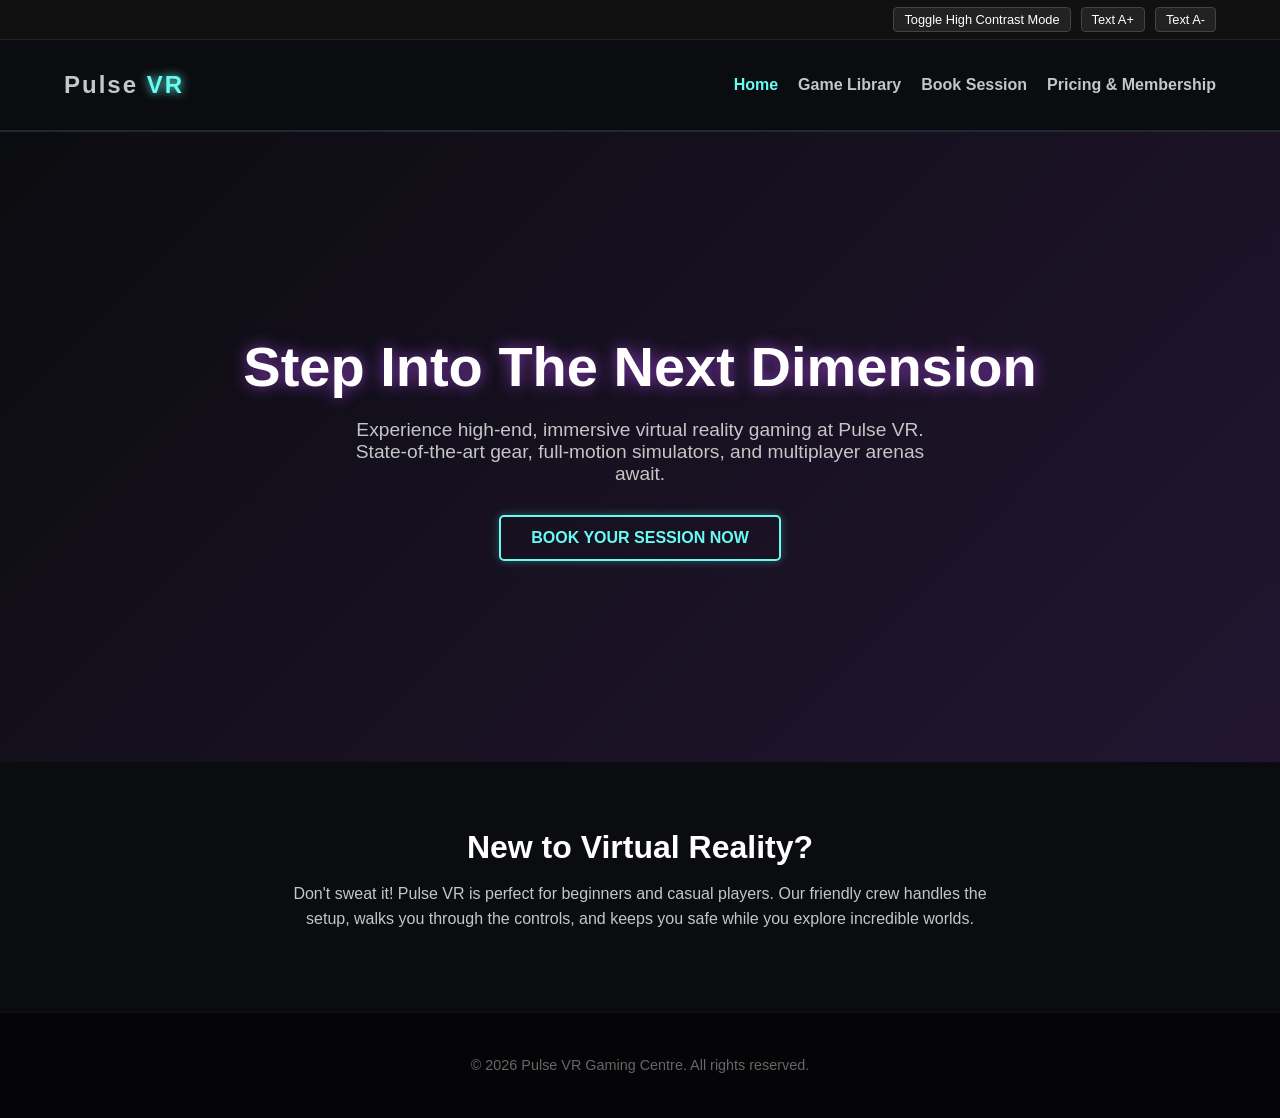
<file: index.html>
<!DOCTYPE html>
<html lang="en">
<head>
    <meta charset="UTF-8">
    <meta name="viewport" content="width=device-width, initial-scale=1.0">
    <title>Pulse VR | Premium Virtual Reality Gaming Centre</title>
    <link rel="stylesheet" href="css/style.css">
</head>
<body>
    <div id="accessibility-bar">
    <button id="btn-contrast">Toggle High Contrast Mode</button>
    <button id="btn-text-up">Text A+</button>
    <button id="btn-text-down">Text A-</button>
</div>

    <header>
        <div class="logo">Pulse <span>VR</span></div>
        <nav>
            <ul>
                <li><a href="index.html" class="active">Home</a></li>
                <li><a href="Pages/games.html">Game Library</a></li>
                <li><a href="Pages/booking.html">Book Session</a></li>
                <li><a href="Pages/pricing.html">Pricing & Membership</a></li>
            </ul>
        </nav>
    </header>

    <main>
        <section class="hero">
            <div class="hero-content">
                <h1>Step Into The Next Dimension</h1>
                <p>Experience high-end, immersive virtual reality gaming at Pulse VR. State-of-the-art gear, full-motion simulators, and multiplayer arenas await.</p>
                <a href="Pages/booking.html" class="cta-btn">Book Your Session Now</a>
            </div>
        </section>

        <section style="padding: 40px 5%; text-align: center;">
        <h2 style="color: #fff; font-size: 2rem; margin-bottom: 15px;">New to Virtual Reality?</h2>
        <p style="max-width: 700px; margin: 0 auto; line-height: 1.6;"> Don't sweat it! Pulse VR is perfect for beginners and casual players. Our friendly crew handles the setup, walks you through the controls, and keeps you safe while you explore incredible worlds.</p>
    </section>

    <footer>
        <p>&copy; 2026 Pulse VR Gaming Centre. All rights reserved.</p>
    </footer>
<script>
    document.addEventListener("DOMContentLoaded", () => {
        const contrastBtn = document.getElementById("btn-contrast");
        if (contrastBtn) {
            contrastBtn.addEventListener("click", () => {
                if (document.body.style.backgroundColor === "black") {
                    document.body.style.backgroundColor = "";
                    document.body.style.color = "";
                    document.querySelectorAll("a, .logo span").forEach(el => el.style.color = "");
                } else {
                    document.body.style.backgroundColor = "black";
                    document.body.style.color = "white";
                    document.querySelectorAll("a, .logo span").forEach(el => el.style.color = "#ffff00");
                }
            });
        }

        let currentScale = 100;
        const upBtn = document.getElementById("btn-text-up");
        const downBtn = document.getElementById("btn-text-down");

        if (upBtn) {
            upBtn.addEventListener("click", () => {
                if (currentScale < 140) {
                    currentScale += 10;
                    document.body.style.fontSize = currentScale + "%";
                }
            });
        }
        if (downBtn) {
            downBtn.addEventListener("click", () => {
                if (currentScale > 80) {
                    currentScale -= 10;
                    document.body.style.fontSize = currentScale + "%";
                }
            });
        }
    });
    </script>
</body>
</html>
</body>
</html>
</file>
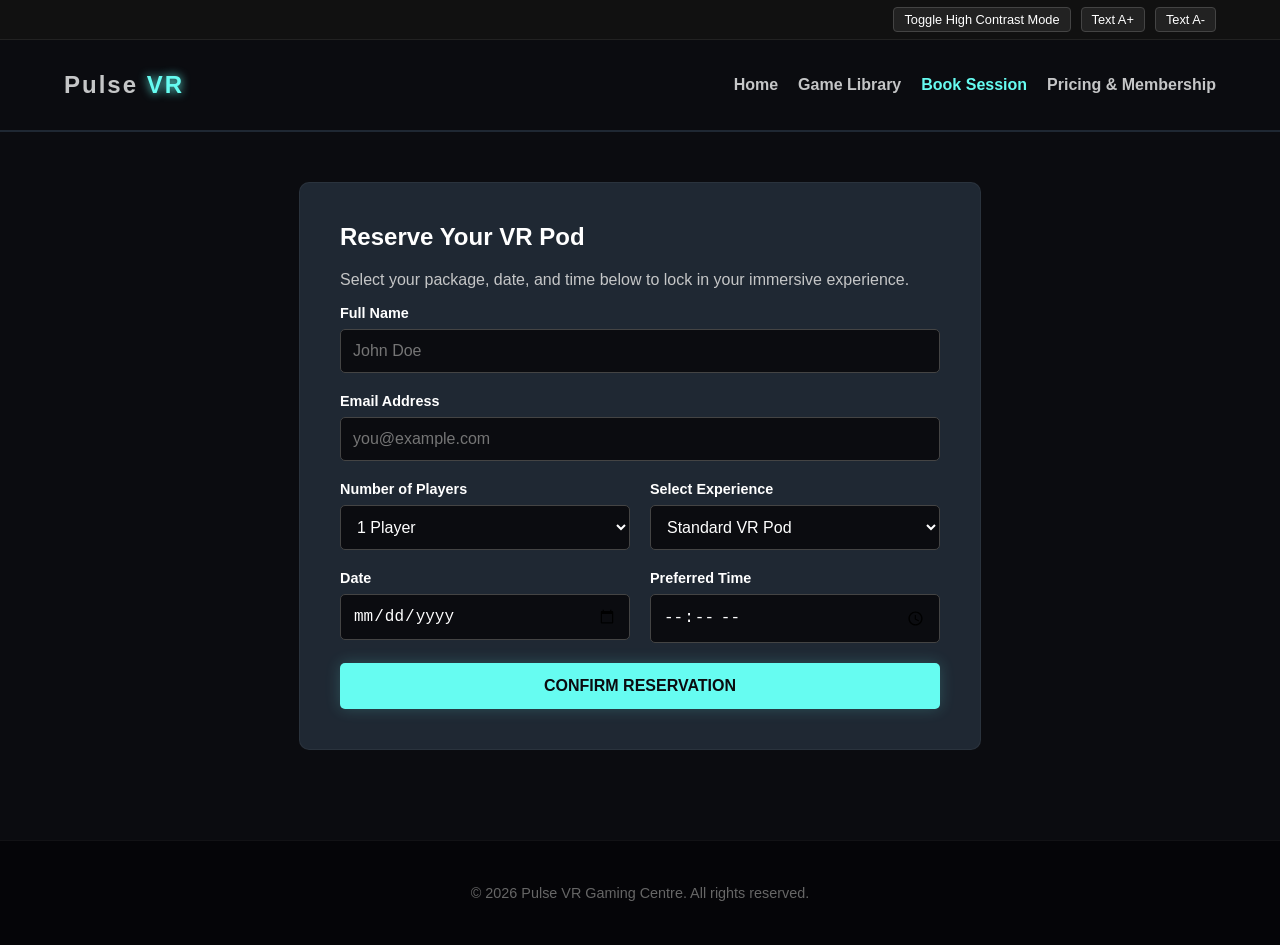
<file: Pages/booking.html>
<!DOCTYPE html>
<html lang="en">
<head>
    <meta charset="UTF-8">
    <meta name="viewport" content="width=device-width, initial-scale=1.0">
    <title>Book a Session | Pulse VR</title>
    <link rel="stylesheet" href="../css/style.css">
</head>
<body>

    <header>
        <div id="accessibility-bar">
    <button id="btn-contrast">Toggle High Contrast Mode</button>
    <button id="btn-text-up">Text A+</button>
    <button id="btn-text-down">Text A-</button>
</div>
        <div class="logo">Pulse <span>VR</span></div>
        <nav>
            <ul>
                <li><a href="../index.html">Home</a></li>
                <li><a href="games.html">Game Library</a></li>
                <li><a href="booking.html" class="active">Book Session</a></li>
                <li><a href="pricing.html">Pricing & Membership</a></li>
            </ul>
        </nav>
    </header>

    <main class="booking-container">
        <section class="booking-box">
            <h2>Reserve Your VR Pod</h2>
            <p>Select your package, date, and time below to lock in your immersive experience.</p>
            
            <form id="vr-booking-form" onsubmit="handleBooking(event)">
                <div class="form-group">
                    <label for="full-name">Full Name</label>
                    <input type="text" id="full-name" required placeholder="John Doe">
                </div>

                <div class="form-group">
                    <label for="email">Email Address</label>
                    <input type="email" id="email" required placeholder="you@example.com">
                </div>

                <div class="form-row">
                    <div class="form-group">
                        <label for="players">Number of Players</label>
                        <select id="players" required>
                            <option value="1">1 Player</option>
                            <option value="2">2 Players</option>
                            <option value="4">4 Players</option>
                            <option value="6">6+ Players (Party)</option>
                        </select>
                    </div>

                    <div class="form-group">
                        <label for="experience">Select Experience</label>
                        <select id="experience" required>
                            <option value="standard">Standard VR Pod</option>
                            <option value="simulator">Full-Motion Racing Sim</option>
                            <option value="arena">Multiplayer Free-Roam Arena</option>
                        </select>
                    </div>
                </div>

                <div class="form-row">
                    <div class="form-group">
                        <label for="booking-date">Date</label>
                        <input type="date" id="booking-date" required>
                    </div>

                    <div class="form-group">
                        <label for="booking-time">Preferred Time</label>
                        <input type="time" id="booking-time" required>
                    </div>
                </div>

                <button type="submit" class="submit-btn">Confirm Reservation</button>
            </form>
        </section>
    </main>

    <div id="success-modal" class="modal">
        <div class="modal-content">
            <h3>🎉 Booking Confirmed!</h3>
            <p>Your session at Pulse VR has been successfully reserved. Check your email for your entry ticket and safety brief instructions.</p>
            <button onclick="closeModal()" class="close-btn">Awesome, Let's Game</button>
        </div>
    </div>

    <footer>
        <p>&copy; 2026 Pulse VR Gaming Centre. All rights reserved.</p>
    </footer>

    <script>
    document.addEventListener("DOMContentLoaded", () => {
        const contrastBtn = document.getElementById("btn-contrast");
        if (contrastBtn) {
            contrastBtn.addEventListener("click", () => {
                if (document.body.style.backgroundColor === "black") {
                    document.body.style.backgroundColor = "";
                    document.body.style.color = "";
                    document.querySelectorAll("a, .logo span").forEach(el => el.style.color = "");
                } else {
                    document.body.style.backgroundColor = "black";
                    document.body.style.color = "white";
                    document.querySelectorAll("a, .logo span").forEach(el => el.style.color = "#ffff00");
                }
            });
        }

        let currentScale = 100;
        const upBtn = document.getElementById("btn-text-up");
        const downBtn = document.getElementById("btn-text-down");

        if (upBtn) {
            upBtn.addEventListener("click", () => {
                if (currentScale < 140) {
                    currentScale += 10;
                    document.body.style.fontSize = currentScale + "%";
                }
            });
        }
        if (downBtn) {
            downBtn.addEventListener("click", () => {
                if (currentScale > 80) {
                    currentScale -= 10;
                    document.body.style.fontSize = currentScale + "%";
                }
            });
        }
    });
    </script>
</body>
</body>
</html>
</file>
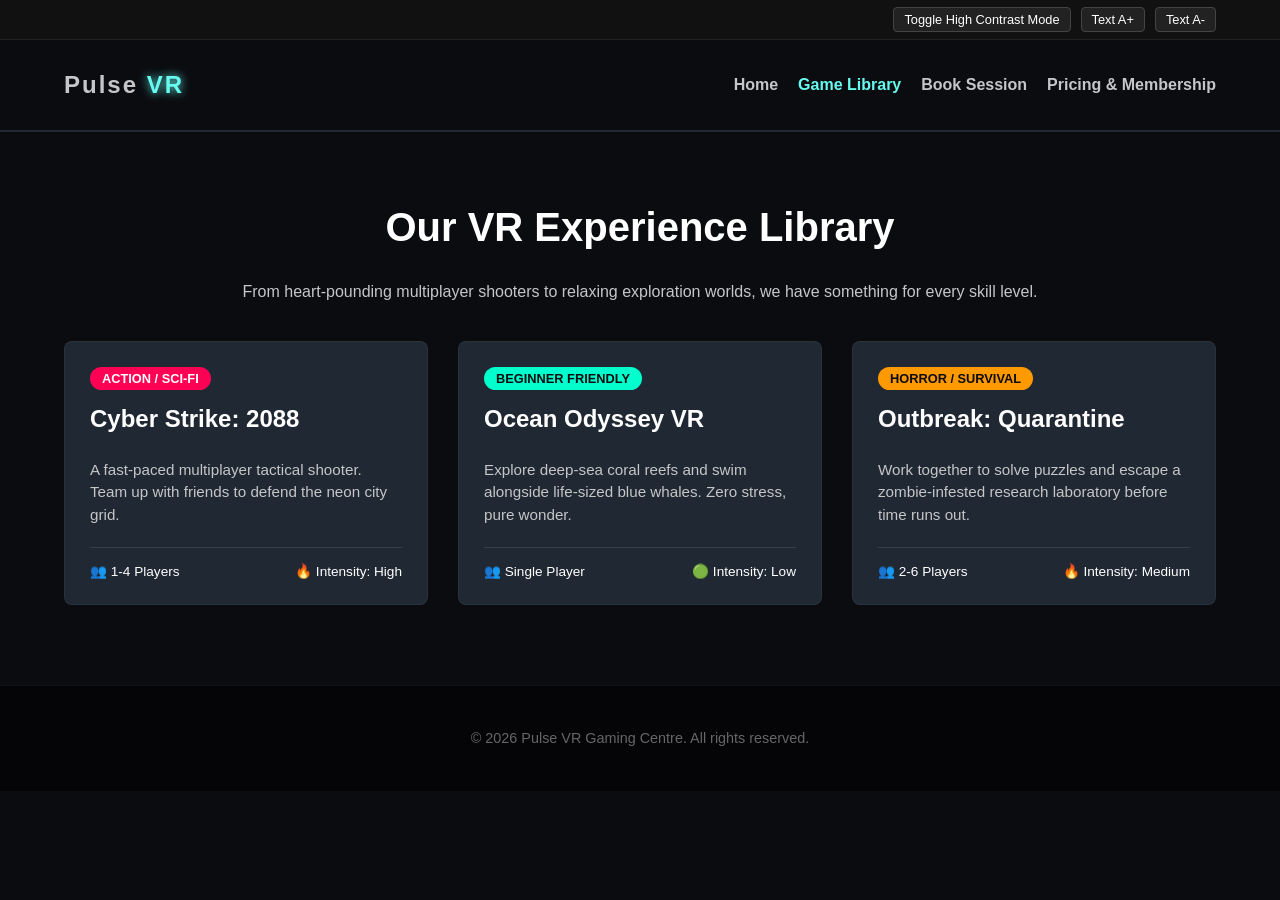
<file: Pages/games.html>
<!DOCTYPE html>
<html lang="en">
<head>
    <meta charset="UTF-8">
    <meta name="viewport" content="width=device-width, initial-scale=1.0">
    <title>Game Library | Pulse VR</title>
    <link rel="stylesheet" href="../css/style.css">
</head>
<body>

    <header>
        <div id="accessibility-bar">
    <button id="btn-contrast">Toggle High Contrast Mode</button>
    <button id="btn-text-up">Text A+</button>
    <button id="btn-text-down">Text A-</button>
</div>
        <div class="logo">Pulse <span>VR</span></div>
        <nav>
            <ul>
                <li><a href="../index.html">Home</a></li>
                <li><a href="games.html" class="active">Game Library</a></li>
                <li><a href="booking.html">Book Session</a></li>
                <li><a href="pricing.html">Pricing & Membership</a></li>
            </ul>
        </nav>
    </header>

    <main class="library-container">
        <section class="library-intro">
            <h1>Our VR Experience Library</h1>
            <p>From heart-pounding multiplayer shooters to relaxing exploration worlds, we have something for every skill level.</p>
        </section>

        <section class="game-grid">
            
            <div class="game-card">
                <div class="card-badge action">Action / Sci-Fi</div>
                <h3>Cyber Strike: 2088</h3>
                <p>A fast-paced multiplayer tactical shooter. Team up with friends to defend the neon city grid.</p>
                <div class="game-meta">
                    <span>👥 1-4 Players</span>
                    <span>🔥 Intensity: High</span>
                </div>
            </div>

            <div class="game-card">
                <div class="card-badge casual">Beginner Friendly</div>
                <h3>Ocean Odyssey VR</h3>
                <p>Explore deep-sea coral reefs and swim alongside life-sized blue whales. Zero stress, pure wonder.</p>
                <div class="game-meta">
                    <span>👥 Single Player</span>
                    <span>🟢 Intensity: Low</span>
                </div>
            </div>

            <div class="game-card">
                <div class="card-badge horror">Horror / Survival</div>
                <h3>Outbreak: Quarantine</h3>
                <p>Work together to solve puzzles and escape a zombie-infested research laboratory before time runs out.</p>
                <div class="game-meta">
                    <span>👥 2-6 Players</span>
                    <span>🔥 Intensity: Medium</span>
                </div>
            </div>

        </section>
    </main>

    <footer>
        <p>&copy; 2026 Pulse VR Gaming Centre. All rights reserved.</p>
    </footer>
<script>
    document.addEventListener("DOMContentLoaded", () => {
        const contrastBtn = document.getElementById("btn-contrast");
        if (contrastBtn) {
            contrastBtn.addEventListener("click", () => {
                if (document.body.style.backgroundColor === "black") {
                    document.body.style.backgroundColor = "";
                    document.body.style.color = "";
                    document.querySelectorAll("a, .logo span").forEach(el => el.style.color = "");
                } else {
                    document.body.style.backgroundColor = "black";
                    document.body.style.color = "white";
                    document.querySelectorAll("a, .logo span").forEach(el => el.style.color = "#ffff00");
                }
            });
        }

        let currentScale = 100;
        const upBtn = document.getElementById("btn-text-up");
        const downBtn = document.getElementById("btn-text-down");

        if (upBtn) {
            upBtn.addEventListener("click", () => {
                if (currentScale < 140) {
                    currentScale += 10;
                    document.body.style.fontSize = currentScale + "%";
                }
            });
        }
        if (downBtn) {
            downBtn.addEventListener("click", () => {
                if (currentScale > 80) {
                    currentScale -= 10;
                    document.body.style.fontSize = currentScale + "%";
                }
            });
        }
    });
    </script>
</body>
</body>
</html>
</file>
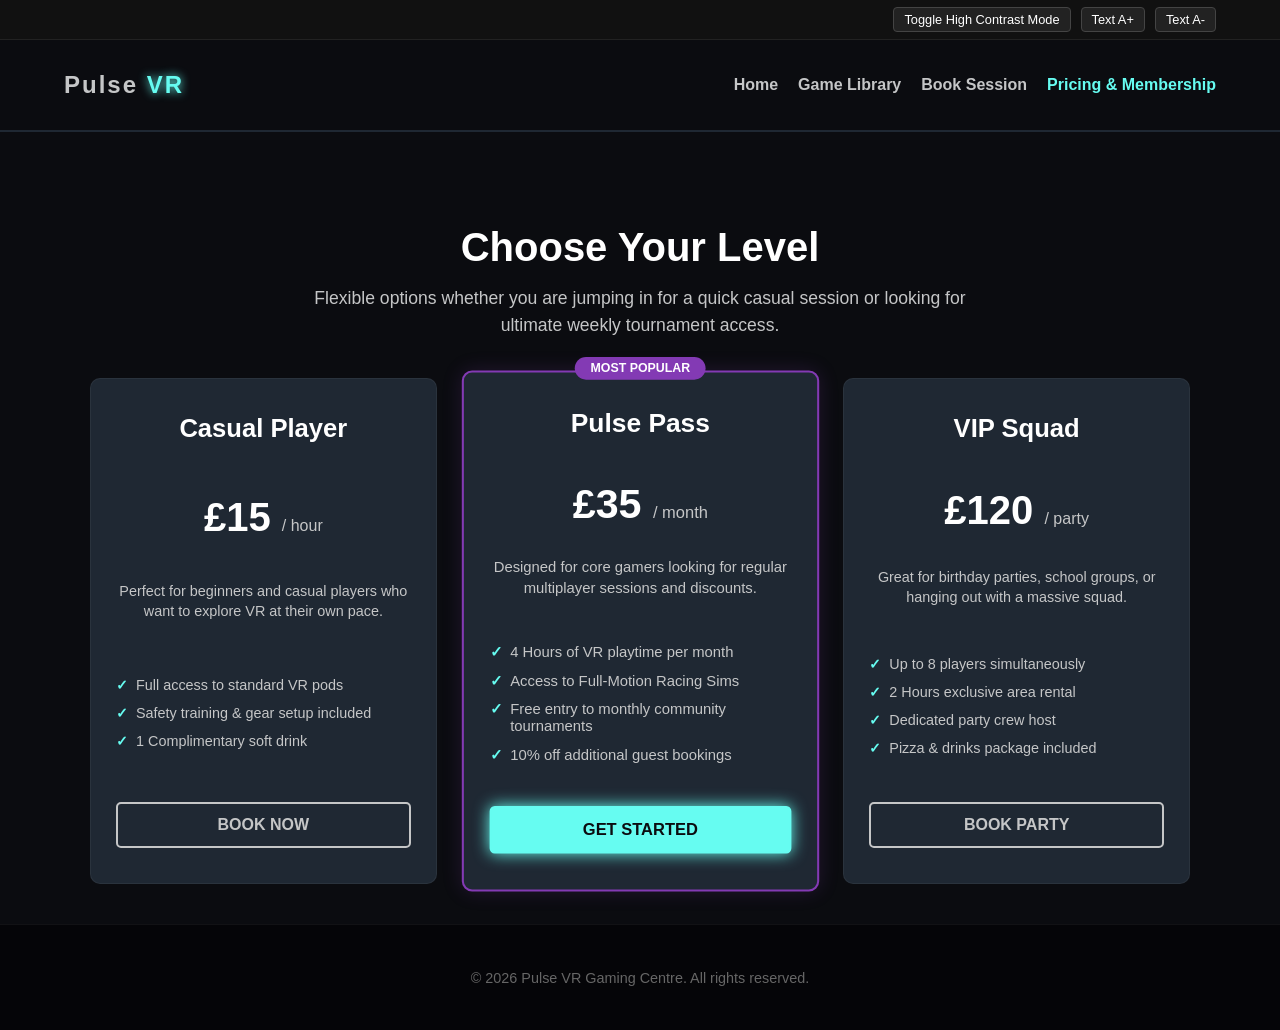
<file: Pages/pricing.html>
<!DOCTYPE html>
<html lang="en">
<head>
    <meta charset="UTF-8">
    <meta name="viewport" content="width=device-width, initial-scale=1.0">
    <title>Pricing & Memberships | Pulse VR</title>
    <link rel="stylesheet" href="../css/style.css?v=1.1">
</head>
<body>

    <header>
        <div id="accessibility-bar">
    <button id="btn-contrast">Toggle High Contrast Mode</button>
    <button id="btn-text-up">Text A+</button>
    <button id="btn-text-down">Text A-</button>
</div>
        <div class="logo">Pulse <span>VR</span></div>
        <nav>
            <ul>
                <li><a href="../index.html">Home</a></li>
                <li><a href="games.html">Game Library</a></li>
                <li><a href="booking.html">Book Session</a></li>
                <li><a href="pricing.html" class="active">Pricing & Membership</a></li>
            </ul>
        </nav>
    </header>

    <main class="pricing-container">
        <section class="pricing-intro">
            <h1>Choose Your Level</h1>
            <p>Flexible options whether you are jumping in for a quick casual session or looking for ultimate weekly tournament access.</p>
        </section>

        <section class="pricing-grid">
            
            <div class="price-card">
                <h3>Casual Player</h3>
                <div class="price">£15 <span>/ hour</span></div>
                <p class="tier-desc">Perfect for beginners and casual players who want to explore VR at their own pace.</p>
                <ul class="features">
                    <li>Full access to standard VR pods</li>
                    <li>Safety training & gear setup included</li>
                    <li>1 Complimentary soft drink</li>
                </ul>
                <a href="booking.html" class="price-btn">Book Now</a>
            </div>

            <div class="price-card popular">
                <div class="popular-badge">Most Popular</div>
                <h3>Pulse Pass</h3>
                <div class="price">£35 <span>/ month</span></div>
                <p class="tier-desc">Designed for core gamers looking for regular multiplayer sessions and discounts.</p>
                <ul class="features">
                    <li>4 Hours of VR playtime per month</li>
                    <li>Access to Full-Motion Racing Sims</li>
                    <li>Free entry to monthly community tournaments</li>
                    <li>10% off additional guest bookings</li>
                </ul>
                <a href="booking.html" class="price-btn active-btn">Get Started</a>
            </div>

            <div class="price-card">
                <h3>VIP Squad</h3>
                <div class="price">£120 <span>/ party</span></div>
                <p class="tier-desc">Great for birthday parties, school groups, or hanging out with a massive squad.</p>
                <ul class="features">
                    <li>Up to 8 players simultaneously</li>
                    <li>2 Hours exclusive area rental</li>
                    <li>Dedicated party crew host</li>
                    <li>Pizza & drinks package included</li>
                </ul>
                <a href="booking.html" class="price-btn">Book Party</a>
            </div>

        </section>
    </main>

    <footer>
        <p>&copy; 2026 Pulse VR Gaming Centre. All rights reserved.</p>
    </footer>
            <script>
    document.addEventListener("DOMContentLoaded", () => {
        const contrastBtn = document.getElementById("btn-contrast");
        if (contrastBtn) {
            contrastBtn.addEventListener("click", () => {
                if (document.body.style.backgroundColor === "black") {
                    document.body.style.backgroundColor = "";
                    document.body.style.color = "";
                    document.querySelectorAll("a, .logo span").forEach(el => el.style.color = "");
                } else {
                    document.body.style.backgroundColor = "black";
                    document.body.style.color = "white";
                    document.querySelectorAll("a, .logo span").forEach(el => el.style.color = "#ffff00");
                }
            });
        }

        let currentScale = 100;
        const upBtn = document.getElementById("btn-text-up");
        const downBtn = document.getElementById("btn-text-down");

        if (upBtn) {
            upBtn.addEventListener("click", () => {
                if (currentScale < 140) {
                    currentScale += 10;
                    document.body.style.fontSize = currentScale + "%";
                }
            });
        }
        if (downBtn) {
            downBtn.addEventListener("click", () => {
                if (currentScale > 80) {
                    currentScale -= 10;
                    document.body.style.fontSize = currentScale + "%";
                }
            });
        }
    });
    </script>
</body>
</body>
</html>
</file>
<file: css/style.css>
/* Core Theme Elements */
:root {
    --bg-color: #0b0c10;
    --text-color: #c5c6c7;
    --neon-cyan: #66fcf1;
    --neon-purple: #833ab4;
    --dark-grey: #1f2833;
}

body {
    margin: 0;
    font-family: 'Segoe UI', Tahoma, Geneva, Verdana, sans-serif;
    background-color: var(--bg-color);
    color: var(--text-color);
}

/* Header & Nav */
header {
    display: flex;
    justify-content: space-between;
    align-items: center;
    padding: 20px 5%;
    background-color: rgba(11, 12, 16, 0.95);
    border-bottom: 2px solid var(--dark-grey);
}

.logo {
    font-size: 24px;
    font-weight: bold;
    letter-spacing: 2px;
}

.logo span {
    color: var(--neon-cyan);
    text-shadow: 0 0 10px var(--neon-cyan);
}

nav ul {
    list-style: none;
    display: flex;
    gap: 20px;
}

nav a {
    color: var(--text-color);
    text-decoration: none;
    font-weight: 600;
    transition: 0.3s;
}

nav a:hover, nav a.active {
    color: var(--neon-cyan);
}

/* Hero Section Styling */
.hero {
    height: 70vh;
    display: flex;
    flex-direction: column;
    justify-content: center;
    text-align: center;
    background: linear-gradient(135deg, rgba(11,12,16,0.8) 0%, rgba(131,58,180,0.2) 100%);
    padding: 0 20px;
    box-sizing: border-box;
}

.hero h1 {
    font-size: 3.5rem;
    margin: 0 auto 20px auto;
    text-align: center;
    color: #fff;
    text-shadow: 0 0 15px var(--neon-purple);
    width: 100%;
}

.hero p {
    font-size: 1.2rem;
    max-width: 600px;
    margin: 0 auto 30px auto;
    text-align: center;
    color: var(--text-color);
}

.cta-btn {
    display: inline-block;
    padding: 12px 30px;
    background-color: transparent;
    color: var(--neon-cyan);
    border: 2px solid var(--neon-cyan);
    font-weight: bold;
    text-decoration: none;
    border-radius: 5px;
    text-transform: uppercase;
    box-shadow: 0 0 10px rgba(102, 252, 241, 0.3);
    transition: 0.4s ease;
}

.cta-btn:hover {
    background-color: var(--neon-cyan);
    color: var(--bg-color);
    box-shadow: 0 0 20px var(--neon-cyan);
}

/* Accessibility Top Bar */
#accessibility-bar {
    background: #111;
    padding: 5px 5%;
    display: flex;
    justify-content: flex-end;
    gap: 10px;
}

#accessibility-bar button {
    background: #222;
    color: #fff;
    border: 1px solid #444;
    padding: 3px 8px;
    cursor: pointer;
    font-size: 0.8rem;
}

/* --- Game Library Grid Styles --- */
.library-container {
    padding: 40px 5%;
}

.library-intro {
    text-align: center;
    margin-bottom: 40px;
}

.library-intro h1 {
    color: #fff;
    font-size: 2.5rem;
}

.game-grid {
    display: grid;
    grid-template-columns: repeat(auto-fit, minmax(300px, 1fr));
    gap: 30px;
    margin-top: 20px;
}

.game-card {
    background-color: var(--dark-grey);
    border-radius: 8px;
    padding: 25px;
    border: 1px solid rgba(255, 255, 255, 0.05);
    transition: transform 0.3s ease, border-color 0.3s ease;
    display: flex;
    flex-direction: column;
    justify-content: space-between;
}

.game-card:hover {
    transform: translateY(-5px);
    border-color: var(--neon-cyan);
}

.game-card h3 {
    color: #fff;
    margin: 15px 0 10px 0;
    font-size: 1.5rem;
}

.game-card p {
    font-size: 0.95rem;
    line-height: 1.5;
    margin-bottom: 20px;
}

/* Badges for Categories */
.card-badge {
    align-self: flex-start;
    padding: 4px 12px;
    border-radius: 20px;
    font-size: 0.8rem;
    font-weight: bold;
    text-transform: uppercase;
}

.card-badge.action { background-color: #ff0055; color: #fff; }
.card-badge.casual { background-color: #00ffcc; color: #0b0c10; }
.card-badge.horror { background-color: #ff9900; color: #0b0c10; }

/* Game metadata details */
.game-meta {
    display: flex;
    justify-content: space-between;
    border-top: 1px solid rgba(255, 255, 255, 0.1);
    padding-top: 15px;
    font-size: 0.85rem;
    color: #fff;
}

/* --- Booking System Layout --- */
.booking-container {
    padding: 50px 5%;
    display: flex;
    justify-content: center;
    align-items: center;
}

.booking-box {
    background-color: var(--dark-grey);
    padding: 40px;
    border-radius: 10px;
    width: 100%;
    max-width: 600px;
    border: 1px solid rgba(255, 255, 255, 0.05);
}

.booking-box h2 {
    color: #fff;
    margin-top: 0;
}

.form-group {
    display: flex;
    flex-direction: column;
    margin-bottom: 20px;
}

.form-row {
    display: grid;
    grid-template-columns: 1fr 1fr;
    gap: 20px;
}

label {
    font-size: 0.9rem;
    font-weight: 600;
    margin-bottom: 8px;
    color: #fff;
}

input, select {
    background-color: var(--bg-color);
    border: 1px solid #444;
    color: #fff;
    padding: 12px;
    border-radius: 5px;
    font-size: 1rem;
    outline: none;
    transition: 0.3s;
}

input:focus, select:focus {
    border-color: var(--neon-cyan);
    box-shadow: 0 0 8px rgba(102, 252, 241, 0.4);
}

.submit-btn {
    width: 100%;
    padding: 14px;
    background-color: var(--neon-cyan);
    color: var(--bg-color);
    border: none;
    font-weight: bold;
    font-size: 1rem;
    text-transform: uppercase;
    border-radius: 5px;
    cursor: pointer;
    box-shadow: 0 0 15px rgba(102, 252, 241, 0.2);
    transition: 0.3s;
}

.submit-btn:hover {
    box-shadow: 0 0 25px var(--neon-cyan);
    transform: scale(1.01);
}

/* --- Interactive Success Modal Popup --- */
.modal {
    display: none;
    position: fixed;
    top: 0; left: 0; width: 100%; height: 100%;
    background-color: rgba(0, 0, 0, 0.85);
    justify-content: center;
    align-items: center;
    z-index: 1000;
}

.modal-content {
    background-color: var(--dark-grey);
    padding: 40px;
    border-radius: 8px;
    text-align: center;
    max-width: 450px;
    border: 2px solid var(--neon-cyan);
    box-shadow: 0 0 30px rgba(102, 252, 241, 0.3);
}

.modal-content h3 { color: #fff; font-size: 1.8rem; margin-top: 0; }
.modal-content p { line-height: 1.6; margin-bottom: 25px; }

.close-btn {
    background: transparent;
    color: var(--neon-cyan);
    border: 2px solid var(--neon-cyan);
    padding: 10px 24px;
    font-weight: bold;
    cursor: pointer;
    border-radius: 4px;
    transition: 0.3s;
}

.close-btn:hover {
    background-color: var(--neon-cyan);
    color: var(--bg-color);
}

/* --- Pricing Card Layout Styles --- */
.pricing-grid {
    display: grid;
    grid-template-columns: repeat(auto-fit, minmax(280px, 1fr));
    gap: 30px;
    align-items: stretch;
    max-width: 1100px;
    margin: 20px auto 0 auto;
}

.price-card {
    background-color: var(--dark-grey);
    border: 1px solid rgba(255, 255, 255, 0.05);
    border-radius: 10px;
    padding: 35px 25px;
    text-align: center;
    display: flex;
    flex-direction: column;
    justify-content: space-between;
    position: relative;
    transition: 0.3s ease;
}

.price-card.popular {
    border: 2px solid var(--neon-purple);
    box-shadow: 0 0 20px rgba(131, 58, 180, 0.2);
    transform: scale(1.03);
}

.popular-badge {
    position: absolute;
    top: -15px;
    left: 50%;
    transform: translateX(-50%);
    background: var(--neon-purple);
    color: #fff;
    padding: 4px 15px;
    font-size: 0.75rem;
    font-weight: bold;
    text-transform: uppercase;
    border-radius: 20px;
}

.price-card h3 { color: #fff; font-size: 1.6rem; margin-top: 0; }

.price {
    font-size: 2.5rem;
    font-weight: bold;
    color: #fff;
    margin: 15px 0;
}

.price span { font-size: 1rem; color: var(--text-color); font-weight: normal; }

.tier-desc { font-size: 0.9rem; min-height: 50px; line-height: 1.4; }

.features {
    list-style: none;
    padding: 0;
    margin: 20px 0 30px 0;
    text-align: left;
}

.features li {
    margin-bottom: 12px;
    font-size: 0.9rem;
    position: relative;
    padding-left: 20px;
}

.features li::before {
    content: "✓";
    position: absolute;
    left: 0;
    color: var(--neon-cyan);
    font-weight: bold;
}

.price-btn {
    display: block;
    padding: 12px;
    border: 2px solid var(--text-color);
    color: var(--text-color);
    text-decoration: none;
    font-weight: bold;
    border-radius: 5px;
    text-transform: uppercase;
    transition: 0.3s;
}

.price-btn:hover, .active-btn {
    background-color: var(--neon-cyan);
    border-color: var(--neon-cyan);
    color: var(--bg-color);
    box-shadow: 0 0 15px var(--neon-cyan);
}

/* --- Footer Styling --- */
footer {
    text-align: center;
    padding: 30px 20px;
    background-color: #050508;
    border-top: 1px solid rgba(255, 255, 255, 0.05);
    font-size: 0.9rem;
    color: #666;
    margin-top: 40px;
}

/* --- High Contrast Overrides --- */
body.high-contrast {
    background-color: #000000 !important;
    color: #ffffff !important;
}

body.high-contrast a, 
body.high-contrast button,
body.high-contrast .logo span {
    color: #ffff00 !important;
    text-shadow: none !important;
    border-color: #ffff00 !important;
}

body.high-contrast header {
    border-bottom: 3px solid #ffffff;
}
/* --- Pricing Page Header Centering --- */
.pricing-intro {
    text-align: center;
    padding: 60px 5% 20px 5%;
}

.pricing-intro h1 {
    color: #fff;
    font-size: 2.5rem;
    margin-bottom: 15px;
}

.pricing-intro p {
    max-width: 700px;
    margin: 0 auto;
    font-size: 1.1rem;
    color: var(--text-color);
    line-height: 1.5;
}
/* --- UNIVERSAL ACCESSIBILITY BAR POSITIONING --- */
body {
    padding-top: 40px !important;
    position: relative;
}

#accessibility-bar {
    position: absolute;
    top: 0;
    left: 0;
    width: 100%;
    height: 40px;
    background-color: #111111;
    display: flex;
    justify-content: flex-end; 
    align-items: center;
    gap: 10px;
    padding: 0 5%;
    box-sizing: border-box;
    z-index: 9999;
    border-bottom: 1px solid #222;
}

#accessibility-bar button {
    background: #222;
    color: #fff;
    border: 1px solid #444;
    padding: 4px 10px;
    font-size: 0.8rem;
    cursor: pointer;
    border-radius: 4px;
    transition: all 0.2s ease;
}

#accessibility-bar button:hover {
    background: #ffff00;
    color: #000;
    border-color: #ffff00;
}
</file>
